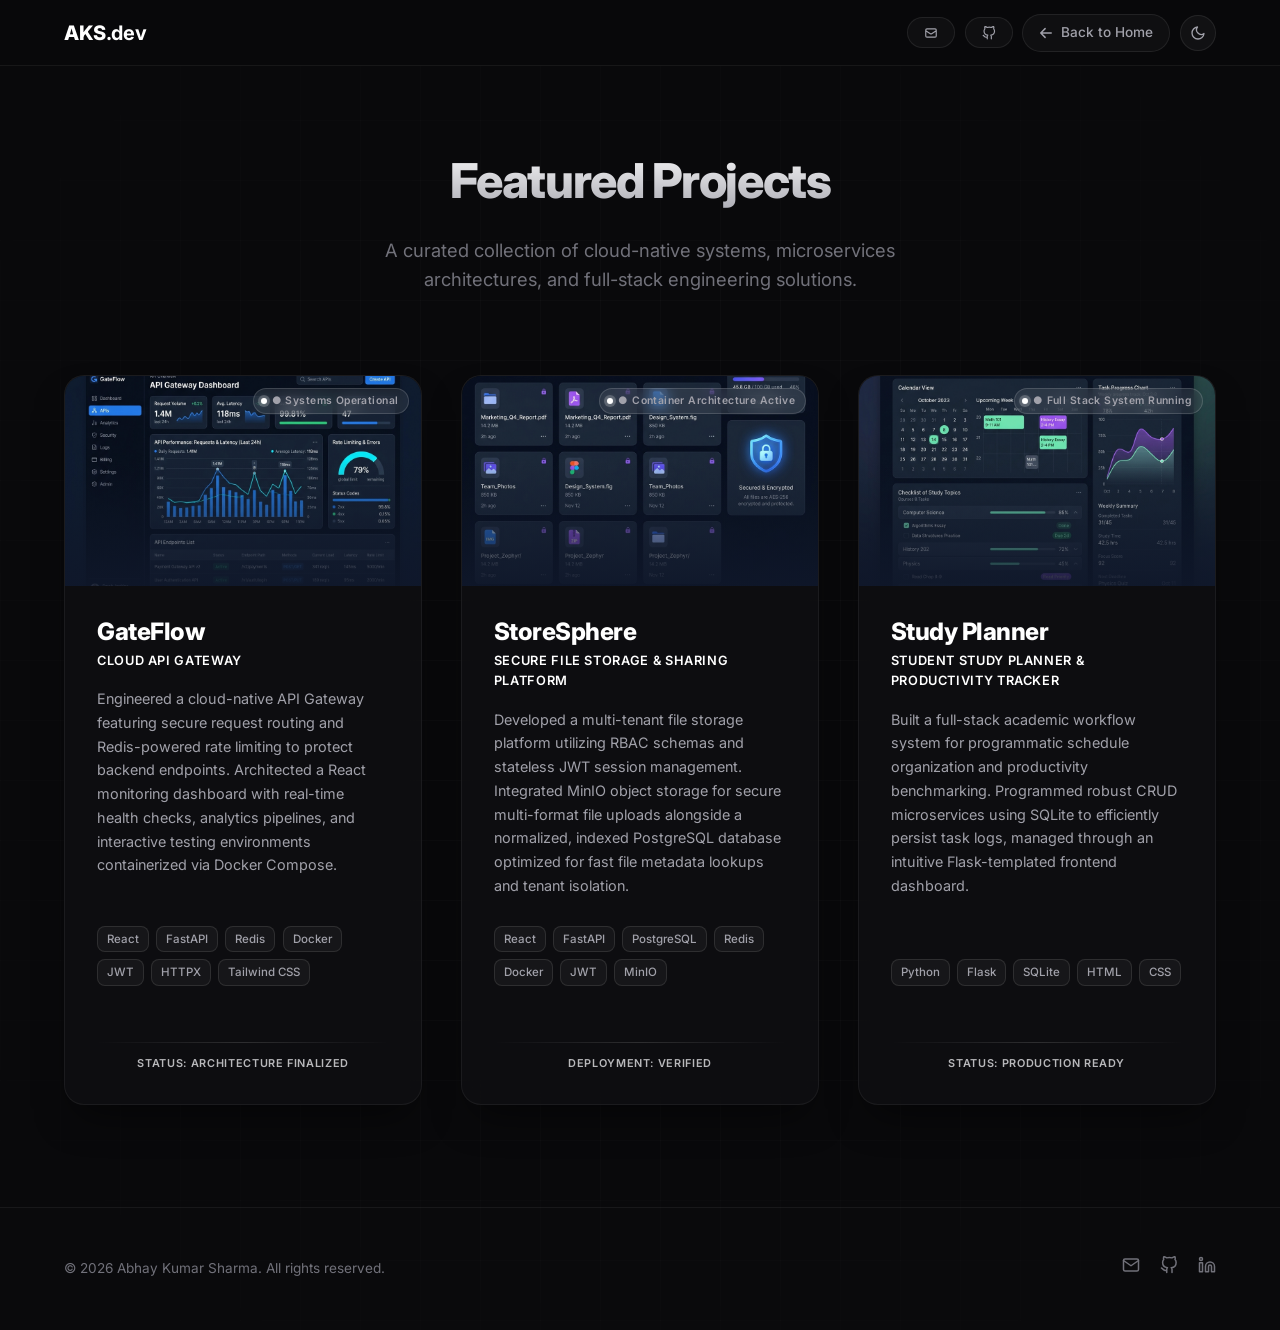
<file: project.html>
<!DOCTYPE html>
<html lang="en">
<head>
  <meta charset="UTF-8">
  <meta name="viewport" content="width=device-width, initial-scale=1.0">
  <title>Projects | Abhay Kumar Sharma</title>
  <meta name="description" content="Explore key projects built by Abhay Kumar Sharma, including GateFlow API Gateway, StoreSphere Cloud Storage, and Student Study Planner.">
  
  <!-- Google Fonts Inter -->
  <link rel="preconnect" href="https://fonts.googleapis.com">
  <link rel="preconnect" href="https://fonts.gstatic.com" crossorigin>
  <link href="https://fonts.googleapis.com/css2?family=Inter:wght@300;400;500;600;700;800&display=swap" rel="stylesheet">
  
  <link rel="stylesheet" href="project_css.css">
  <script>(function(){var t=localStorage.getItem('aks-portfolio-theme');if(t==='light')document.documentElement.setAttribute('data-theme','light');})()</script>
</head>
<body>

  <!-- Subtle Grid overlay -->
  <div class="grid-overlay"></div>

  <!-- Sub-page Header Navigation -->
  <header class="navbar-header">
    <div class="navbar-container">
      <a href="index.html" class="logo">
        <span class="logo-accent">AKS</span>.dev
      </a>
      <div class="nav-right-group">
        <a href="mailto:aks9569109384@gmail.com" class="back-home-btn" aria-label="Email">
          <svg xmlns="http://www.w3.org/2000/svg" fill="none" viewBox="0 0 24 24" stroke-width="2" stroke="currentColor" class="back-icon">
            <path stroke-linecap="round" stroke-linejoin="round" d="M3 8l7.89 5.26a2 2 0 002.22 0L21 8M5 19h14a2 2 0 002-2V7a2 2 0 00-2-2H5a2 2 0 00-2 2v10a2 2 0 002 2z" />
          </svg>
        </a>
        <a href="https://github.com/Abh4yKodes811" target="_blank" rel="noopener noreferrer" class="back-home-btn" aria-label="GitHub">
          <svg xmlns="http://www.w3.org/2000/svg" fill="none" viewBox="0 0 24 24" stroke-width="2" stroke="currentColor" class="back-icon">
            <path stroke-linecap="round" stroke-linejoin="round" d="M9 19c-5 1.5-5-2.5-7-3m14 6v-3.87a3.37 3.37 0 0 0-.94-2.61c3.14-.35 6.44-1.54 6.44-7A5.44 5.44 0 0 0 20 4.77 5.07 5.07 0 0 0 19.91 1S18.73.65 16 2.48a13.38 13.38 0 0 0-7 0C6.27.65 5.09 1 5.09 1A5.07 5.07 0 0 0 5 4.77a5.44 5.44 0 0 0-1.5 3.78c0 5.42 3.3 6.61 6.44 7A3.37 3.37 0 0 0 9 18.13V22"></path>
          </svg>
        </a>
        <a href="index.html" class="back-home-btn">
          <svg xmlns="http://www.w3.org/2000/svg" fill="none" viewBox="0 0 24 24" stroke-width="2.5" stroke="currentColor" class="back-icon">
            <path stroke-linecap="round" stroke-linejoin="round" d="M10.5 19.5L3 12m0 0l7.5-7.5M3 12h18" />
          </svg>
          <span>Back to Home</span>
        </a>
        <!-- Theme Toggle -->
        <button class="theme-toggle" id="themeToggle" aria-label="Toggle light/dark theme">
          <svg class="icon-moon" xmlns="http://www.w3.org/2000/svg" width="16" height="16" viewBox="0 0 24 24" fill="none" stroke="currentColor" stroke-width="2" stroke-linecap="round" stroke-linejoin="round"><path d="M21 12.79A9 9 0 1 1 11.21 3 7 7 0 0 0 21 12.79z"/></svg>
          <svg class="icon-sun"  xmlns="http://www.w3.org/2000/svg" width="16" height="16" viewBox="0 0 24 24" fill="none" stroke="currentColor" stroke-width="2" stroke-linecap="round" stroke-linejoin="round"><circle cx="12" cy="12" r="5"/><line x1="12" y1="1" x2="12" y2="3"/><line x1="12" y1="21" x2="12" y2="23"/><line x1="4.22" y1="4.22" x2="5.64" y2="5.64"/><line x1="18.36" y1="18.36" x2="19.78" y2="19.78"/><line x1="1" y1="12" x2="3" y2="12"/><line x1="21" y1="12" x2="23" y2="12"/><line x1="4.22" y1="19.78" x2="5.64" y2="18.36"/><line x1="18.36" y1="5.64" x2="19.78" y2="4.22"/></svg>
        </button>
      </div>
    </div>
  </header>

  <!-- Projects Gallery Main -->
  <main class="projects-main">
    <section class="projects-section">
      <div class="container">
        
        <div class="projects-header text-center">
          <h1 class="projects-title fade-up">Featured Projects</h1>
          <p class="projects-subtitle fade-up-delay-1">A curated collection of cloud-native systems, microservices architectures, and full-stack engineering solutions.</p>
        </div>

        <div class="projects-grid">
          
          <!-- ─── Project Card 1: GateFlow ─────────────────────────── -->
          <article class="project-card fade-up-delay-2" id="gateflow">
            <div class="card-image-wrapper">
              <img src="images/gateflow.png" alt="GateFlow – Cloud API Gateway" class="project-img" loading="lazy">
              <div class="image-gradient-overlay"></div>
              <!-- Telemetry Status Tag -->
              <div class="telemetry-tag telemetry-mono">
                <span class="telemetry-dot"></span>
                ● Systems Operational
              </div>
            </div>
            <div class="card-content">
              <h2 class="project-card-title">GateFlow</h2>
              <h3 class="project-card-subtitle">Cloud API Gateway</h3>
              <p class="project-card-desc">
                Engineered a cloud-native API Gateway featuring secure request routing and Redis-powered rate limiting to protect backend endpoints. Architected a React monitoring dashboard with real-time health checks, analytics pipelines, and interactive testing environments containerized via Docker Compose.
              </p>
              
              <!-- Tech badges -->
              <div class="tech-badges-grid">
                <span class="badge-pill">React</span>
                <span class="badge-pill">FastAPI</span>
                <span class="badge-pill">Redis</span>
                <span class="badge-pill">Docker</span>
                <span class="badge-pill">JWT</span>
                <span class="badge-pill">HTTPX</span>
                <span class="badge-pill">Tailwind CSS</span>
              </div>

              <!-- Architectural Footer -->
              <div class="project-arch-footer">
                <div class="arch-divider"></div>
                <span class="arch-status">Status: Architecture Finalized</span>
              </div>
            </div>
          </article>

          <!-- ─── Project Card 2: StoreSphere ──────────────────────── -->
          <article class="project-card fade-up-delay-3" id="storesphere">
            <div class="card-image-wrapper">
              <img src="images/storesphere.png" alt="StoreSphere – Secure File Storage &amp; Sharing Platform" class="project-img" loading="lazy">
              <div class="image-gradient-overlay"></div>
              <!-- Telemetry Status Tag -->
              <div class="telemetry-tag telemetry-mono">
                <span class="telemetry-dot"></span>
                ● Container Architecture Active
              </div>
            </div>
            <div class="card-content">
              <h2 class="project-card-title">StoreSphere</h2>
              <h3 class="project-card-subtitle">Secure File Storage &amp; Sharing Platform</h3>
              <p class="project-card-desc">
                Developed a multi-tenant file storage platform utilizing RBAC schemas and stateless JWT session management. Integrated MinIO object storage for secure multi-format file uploads alongside a normalized, indexed PostgreSQL database optimized for fast file metadata lookups and tenant isolation.
              </p>
              
              <!-- Tech badges -->
              <div class="tech-badges-grid">
                <span class="badge-pill">React</span>
                <span class="badge-pill">FastAPI</span>
                <span class="badge-pill">PostgreSQL</span>
                <span class="badge-pill">Redis</span>
                <span class="badge-pill">Docker</span>
                <span class="badge-pill">JWT</span>
                <span class="badge-pill">MinIO</span>
              </div>

              <!-- Architectural Footer -->
              <div class="project-arch-footer">
                <div class="arch-divider"></div>
                <span class="arch-status">Deployment: Verified</span>
              </div>
            </div>
          </article>

          <!-- ─── Project Card 3: Student Study Planner ────────────── -->
          <article class="project-card fade-up-delay-4" id="studyplanner">
            <div class="card-image-wrapper">
              <img src="images/studyplanner.png" alt="Student Study Planner &amp; Productivity Tracker" class="project-img" loading="lazy">
              <div class="image-gradient-overlay"></div>
              <!-- Telemetry Status Tag -->
              <div class="telemetry-tag telemetry-mono">
                <span class="telemetry-dot"></span>
                ● Full Stack System Running
              </div>
            </div>
            <div class="card-content">
              <h2 class="project-card-title">Study Planner</h2>
              <h3 class="project-card-subtitle">Student Study Planner &amp; Productivity Tracker</h3>
              <p class="project-card-desc">
                Built a full-stack academic workflow system for programmatic schedule organization and productivity benchmarking. Programmed robust CRUD microservices using SQLite to efficiently persist task logs, managed through an intuitive Flask-templated frontend dashboard.
              </p>
              
              <!-- Tech badges -->
              <div class="tech-badges-grid">
                <span class="badge-pill">Python</span>
                <span class="badge-pill">Flask</span>
                <span class="badge-pill">SQLite</span>
                <span class="badge-pill">HTML</span>
                <span class="badge-pill">CSS</span>
              </div>

              <!-- Architectural Footer -->
              <div class="project-arch-footer">
                <div class="arch-divider"></div>
                <span class="arch-status">Status: Production Ready</span>
              </div>
            </div>
          </article>

        </div>
      </div>
    </section>
  </main>

  <!-- Minimal Footer -->
  <footer class="main-footer">
    <div class="container footer-container">
      <div class="footer-left">
        <p>&copy; 2026 Abhay Kumar Sharma. All rights reserved.</p>
      </div>
      <div class="footer-right">
        <a href="mailto:aks9569109384@gmail.com" class="footer-email" aria-label="Email">
          <svg xmlns="http://www.w3.org/2000/svg" width="18" height="18" viewBox="0 0 24 24" fill="none" stroke="currentColor" stroke-width="2" stroke-linecap="round" stroke-linejoin="round"><path d="M4 4h16c1.1 0 2 .9 2 2v12c0 1.1-.9 2-2 2H4c-1.1 0-2-.9-2-2V6c0-1.1.9-2 2-2z"></path><polyline points="22,6 12,13 2,6"></polyline></svg>
        </a>
        <a href="https://github.com/Abh4yKodes811" target="_blank" rel="noopener noreferrer" aria-label="GitHub">
          <svg xmlns="http://www.w3.org/2000/svg" width="18" height="18" viewBox="0 0 24 24" fill="none" stroke="currentColor" stroke-width="2" stroke-linecap="round" stroke-linejoin="round"><path d="M9 19c-5 1.5-5-2.5-7-3m14 6v-3.87a3.37 3.37 0 0 0-.94-2.61c3.14-.35 6.44-1.54 6.44-7A5.44 5.44 0 0 0 20 4.77 5.07 5.07 0 0 0 19.91 1S18.73.65 16 2.48a13.38 13.38 0 0 0-7 0C6.27.65 5.09 1 5.09 1A5.07 5.07 0 0 0 5 4.77a5.44 5.44 0 0 0-1.5 3.78c0 5.42 3.3 6.61 6.44 7A3.37 3.37 0 0 0 9 18.13V22"></path></svg>
        </a>
        <a href="https://linkedin.com/in/abhayksharma25" target="_blank" rel="noopener noreferrer" aria-label="LinkedIn">
          <svg xmlns="http://www.w3.org/2000/svg" width="18" height="18" viewBox="0 0 24 24" fill="none" stroke="currentColor" stroke-width="2" stroke-linecap="round" stroke-linejoin="round"><path d="M16 8a6 6 0 0 1 6 6v7h-4v-7a2 2 0 0 0-2-2 2 2 0 0 0-2 2v7h-4v-7a6 6 0 0 1 6-6z"></path><rect x="2" y="9" width="4" height="12"></rect><circle cx="4" cy="4" r="2"></circle></svg>
        </a>
      </div>
    </div>
  </footer>

  <!-- Theme Persistence Engine -->
  <script>
    (function () {
      var root        = document.documentElement;
      var toggleBtn   = document.getElementById('themeToggle');
      var STORAGE_KEY = 'aks-portfolio-theme';

      function applyToggle() {
        var isLight = root.getAttribute('data-theme') === 'light';
        if (isLight) {
          root.removeAttribute('data-theme');
          localStorage.setItem(STORAGE_KEY, 'dark');
        } else {
          root.setAttribute('data-theme', 'light');
          localStorage.setItem(STORAGE_KEY, 'light');
        }
      }

      if (toggleBtn) toggleBtn.addEventListener('click', applyToggle);
    })();
  </script>

</body>
</html>
</file>
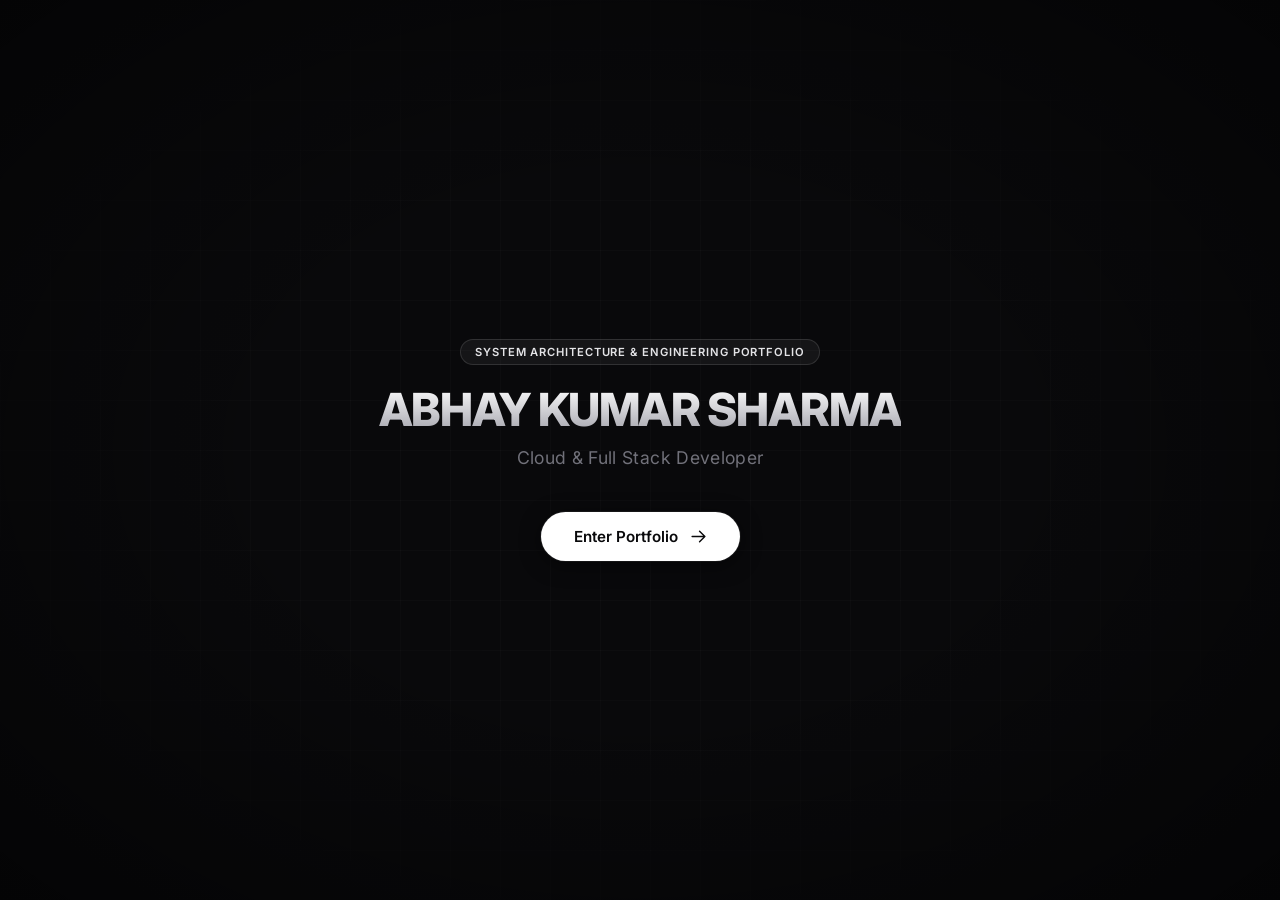
<file: start.html>
<!DOCTYPE html>
<html lang="en">
<head>
  <meta charset="UTF-8">
  <meta name="viewport" content="width=device-width, initial-scale=1.0">
  <title>Abhay Kumar Sharma | Developer Portfolio</title>
  <!-- Google Fonts Inter -->
  <link rel="preconnect" href="https://fonts.googleapis.com">
  <link rel="preconnect" href="https://fonts.gstatic.com" crossorigin>
  <link href="https://fonts.googleapis.com/css2?family=Inter:wght@300;400;500;600;700;800&display=swap" rel="stylesheet">
  <link rel="stylesheet" href="start_style.css">
</head>
<body>

  <!-- Subtle grid overlay -->
  <div class="grid-overlay"></div>

  <!-- Main Splash Container -->
  <main class="splash-container">
    <div class="logo-area">
      <div class="badge">System Architecture &amp; Engineering Portfolio</div>
      <h1 class="title">ABHAY KUMAR SHARMA</h1>
      <p class="subtitle">Cloud &amp; Full Stack Developer</p>
    </div>

    <div class="action-area">
      <a href="index.html" class="enter-btn">
        <span>Enter Portfolio</span>
        <svg xmlns="http://www.w3.org/2000/svg" fill="none" viewBox="0 0 24 24" stroke-width="2" stroke="currentColor" class="arrow-icon">
          <path stroke-linecap="round" stroke-linejoin="round" d="M13.5 4.5L21 12m0 0l-7.5 7.5M21 12H3" />
        </svg>
      </a>
    </div>
  </main>

  <!-- Elegant floating dust particles (CSS animated) -->
  <div class="particles">
    <div class="particle" style="--x: 10%; --y: 80%; --delay: 0s; --speed: 20s; --size: 3px;"></div>
    <div class="particle" style="--x: 30%; --y: 90%; --delay: 2s; --speed: 15s; --size: 2px;"></div>
    <div class="particle" style="--x: 60%; --y: 75%; --delay: 1s; --speed: 25s; --size: 4px;"></div>
    <div class="particle" style="--x: 80%; --y: 85%; --delay: 4s; --speed: 18s; --size: 2px;"></div>
    <div class="particle" style="--x: 95%; --y: 70%; --delay: 3s; --speed: 22s; --size: 3px;"></div>
  </div>

</body>
</html>
</file>
<file: project_css.css>
/* ==========================================================================
   Projects Grid Stylesheet (Obsidian / Apple / Vercel Dark)
   ========================================================================== */

:root {
  --bg-primary: #09090b; --bg-secondary: #0a0a0c; --card-bg: #121214;
  --card-border: rgba(255,255,255,0.06); --card-hover-border: rgba(255,255,255,0.12);
  --accent-primary: #ffffff; --accent-secondary: #a1a1aa; --accent-muted: #71717a;
  --accent-platinum: #e4e4e7; --accent-silver: #f4f4f5;
  --text-primary: #ffffff; --text-secondary: #a1a1aa; --text-muted: #71717a;
  --font-family: 'Inter', sans-serif;
  --radius-lg: 20px; --radius-md: 12px; --radius-sm: 8px;
  --transition-smooth: all 0.4s cubic-bezier(0.16,1,0.3,1);
  --transition-magnetic: all 0.3s cubic-bezier(0.25,0.46,0.45,0.94);
  --shadow-lg: 0 20px 40px -15px rgba(0,0,0,0.6);
}

[data-theme="light"] {
  --bg-primary: #fafafa; --bg-secondary: #ffffff; --card-bg: #f4f4f5;
  --card-border: rgba(0,0,0,0.06); --card-hover-border: rgba(0,0,0,0.12);
  --accent-primary: #09090b; --accent-secondary: #27272a; --accent-muted: #71717a;
  --accent-platinum: #27272a; --accent-silver: #3f3f46;
  --text-primary: #09090b; --text-secondary: #27272a; --text-muted: #71717a;
  --shadow-lg: 0 20px 40px -15px rgba(0,0,0,0.15);
}

*, *::before, *::after { margin: 0; padding: 0; box-sizing: border-box; }
img { max-width: 100%; height: auto; display: block; }
html { transition: background-color 0.4s ease; }
body { font-family: var(--font-family); background-color: var(--bg-primary); color: var(--text-secondary); line-height: 1.6; overflow-x: hidden; position: relative; min-height: 100vh; -webkit-font-smoothing: antialiased; -moz-osx-font-smoothing: grayscale; transition: background-color 0.4s ease, color 0.4s ease; }

::-webkit-scrollbar { width: 8px; } ::-webkit-scrollbar-track { background: var(--bg-secondary); }
::-webkit-scrollbar-thumb { background: #27272a; border-radius: 999px; border: 2px solid var(--bg-secondary); }
::-webkit-scrollbar-thumb:hover { background: #3f3f46; }

.grid-overlay { position: absolute; top: 0; left: 0; right: 0; bottom: 0; background-image: linear-gradient(rgba(255,255,255,0.02) 1px, transparent 1px), linear-gradient(90deg, rgba(255,255,255,0.02) 1px, transparent 1px); background-size: 60px 60px; z-index: 2; pointer-events: none; mask-image: radial-gradient(circle at center, black 40%, transparent 100%); -webkit-mask-image: radial-gradient(circle at center, black 40%, transparent 100%); }

.navbar-header { position: sticky; top: 0; width: 100%; z-index: 100; backdrop-filter: blur(16px); -webkit-backdrop-filter: blur(16px); background: rgba(9,9,11,0.85); border-bottom: 1px solid rgba(255,255,255,0.06); transition: background-color 0.4s ease; }
[data-theme="light"] .navbar-header { background: rgba(250,250,250,0.88); border-bottom-color: rgba(0,0,0,0.06); }
.navbar-container { display: flex; justify-content: space-between; align-items: center; max-width: 1200px; margin: 0 auto; padding: 0.85rem clamp(1rem,4vw,1.5rem); }
.logo { font-size: clamp(1rem,2.5vw,1.25rem); font-weight: 700; color: var(--text-primary); text-decoration: none; letter-spacing: -0.02em; transition: color 0.4s ease; }
.logo-accent { color: var(--accent-primary); font-weight: 800; }
.nav-right-group { display: flex; align-items: center; gap: 0.6rem; }
.back-home-btn { display: inline-flex; align-items: center; gap: 0.5rem; text-decoration: none; color: var(--text-secondary); font-size: 0.85rem; font-weight: 500; padding: 0.45rem 1rem; border-radius: 9999px; background: rgba(255,255,255,0.03); border: 1px solid rgba(255,255,255,0.08); transition: var(--transition-magnetic), color 0.4s ease; }
.back-home-btn:hover { color: var(--text-primary); background: rgba(255,255,255,0.06); border-color: rgba(255,255,255,0.2); transform: translateX(-3px); box-shadow: 0 4px 12px rgba(0,0,0,0.3); }
[data-theme="light"] .back-home-btn { background: rgba(0,0,0,0.03); border-color: rgba(0,0,0,0.08); }
[data-theme="light"] .back-home-btn:hover { background: rgba(0,0,0,0.06); border-color: rgba(0,0,0,0.2); }
.back-icon { width: 14px; height: 14px; }

.theme-toggle { display: inline-flex; align-items: center; justify-content: center; width: 36px; height: 36px; border-radius: 9999px; border: 1px solid rgba(255,255,255,0.08); background: rgba(255,255,255,0.04); color: var(--text-secondary); cursor: pointer; transition: var(--transition-magnetic), background-color 0.4s ease, color 0.4s ease; flex-shrink: 0; }
.theme-toggle:hover { color: var(--text-primary); background: rgba(255,255,255,0.08); border-color: rgba(255,255,255,0.2); transform: scale(1.1); }
.theme-toggle svg { pointer-events: none; }
.theme-toggle .icon-sun { display: none; } .theme-toggle .icon-moon { display: block; }
[data-theme="light"] .theme-toggle .icon-sun { display: block; } [data-theme="light"] .theme-toggle .icon-moon { display: none; }
[data-theme="light"] .theme-toggle { border-color: rgba(0,0,0,0.1); background: rgba(0,0,0,0.04); }
[data-theme="light"] .theme-toggle:hover { border-color: rgba(0,0,0,0.2); background: rgba(0,0,0,0.08); }

.projects-main { position: relative; z-index: 10; }
.projects-section { padding: clamp(3.5rem,6vw,5rem) 0 clamp(5rem,8vw,8rem) 0; }
.container { width: 100%; max-width: 1200px; margin: 0 auto; padding: 0 clamp(1rem,4vw,1.5rem); }
.text-center { text-align: center; }
.projects-header { margin-bottom: 5rem; }
.projects-title { font-size: clamp(2rem,4vw,3rem); font-weight: 800; letter-spacing: -0.03em; color: var(--text-primary); background: linear-gradient(180deg, #ffffff 0%, #a1a1aa 100%); -webkit-background-clip: text; background-clip: text; -webkit-text-fill-color: transparent; margin-bottom: 1rem; }
[data-theme="light"] .projects-title { background: linear-gradient(180deg, #09090b 0%, #52525b 100%); -webkit-background-clip: text; background-clip: text; -webkit-text-fill-color: transparent; }
.projects-subtitle { font-size: clamp(0.95rem,1.5vw,1.15rem); color: var(--text-muted); max-width: 600px; margin: 0 auto; }

.projects-grid { display: grid; grid-template-columns: repeat(auto-fit, minmax(min(340px,100%), 1fr)); gap: clamp(1.5rem,3vw,2.5rem); }

.project-card { background: rgba(18,18,20,0.6); backdrop-filter: blur(12px); -webkit-backdrop-filter: blur(12px); border: 1px solid var(--card-border); border-radius: var(--radius-lg); overflow: hidden; display: flex; flex-direction: column; box-shadow: var(--shadow-lg); transition: var(--transition-magnetic), background-color 0.4s ease, border-color 0.4s ease; }
[data-theme="light"] .project-card { background: rgba(255,255,255,0.8); }
.project-card:hover { transform: translateY(-8px) scale(1.02); border-color: var(--card-hover-border); background: rgba(18,18,20,0.8); box-shadow: 0 30px 60px -20px rgba(0,0,0,0.7), 0 0 0 1px rgba(255,255,255,0.1); }
[data-theme="light"] .project-card:hover { background: rgba(255,255,255,0.96); box-shadow: 0 30px 60px -20px rgba(0,0,0,0.15); }

.card-image-wrapper { width: 100%; height: 210px; overflow: hidden; position: relative; background-color: var(--bg-secondary); }
.project-img { width: 100%; height: 100%; object-fit: cover; transition: transform 0.6s cubic-bezier(0.16,1,0.3,1); }
.project-card:hover .project-img { transform: scale(1.06); }
.image-gradient-overlay { position: absolute; top: 0; left: 0; right: 0; bottom: 0; background: linear-gradient(0deg, rgba(15,23,42,0.9) 0%, transparent 60%); pointer-events: none; }

.telemetry-tag { position: absolute; top: 12px; right: 12px; display: inline-flex; align-items: center; gap: 5px; font-size: 0.65rem; font-weight: 600; letter-spacing: 0.04em; padding: 4px 10px 4px 7px; border-radius: 9999px; backdrop-filter: blur(8px); -webkit-backdrop-filter: blur(8px); z-index: 5; white-space: nowrap; transition: var(--transition-magnetic); }
.telemetry-dot { width: 6px; height: 6px; border-radius: 50%; display: inline-block; flex-shrink: 0; position: relative; }
.telemetry-dot::after { content: ''; position: absolute; inset: -3px; border-radius: 50%; animation: telemetry-pulse 2s ease-in-out infinite; }
.telemetry-mono { background: rgba(255,255,255,0.08); border: 1px solid rgba(255,255,255,0.15); color: var(--accent-secondary); }
.telemetry-mono .telemetry-dot { background: var(--accent-primary); box-shadow: 0 0 6px rgba(255,255,255,0.3); }
.telemetry-mono .telemetry-dot::after { background: rgba(255,255,255,0.2); }
@keyframes telemetry-pulse { 0%, 100% { transform: scale(1); opacity: 0.8; } 50% { transform: scale(2.2); opacity: 0; } }

.card-content { padding: clamp(1.25rem,3vw,2rem); display: flex; flex-direction: column; flex-grow: 1; }
.project-card-title { font-size: clamp(1.2rem,2vw,1.5rem); font-weight: 800; color: var(--text-primary); letter-spacing: -0.02em; line-height: 1.2; transition: color 0.4s ease; }
.project-card-subtitle { font-size: 0.8rem; font-weight: 600; color: var(--accent-primary); text-transform: uppercase; letter-spacing: 0.05em; margin-top: 0.25rem; margin-bottom: 1rem; transition: color 0.4s ease; }
.project-card-desc { font-size: 0.9rem; color: var(--text-secondary); line-height: 1.65; margin-bottom: 1.75rem; flex-grow: 1; transition: color 0.4s ease; }
.tech-badges-grid { display: flex; flex-wrap: wrap; gap: 0.45rem; margin-bottom: 2rem; }
.badge-pill { font-size: 0.72rem; font-weight: 500; color: var(--text-secondary); background: rgba(255,255,255,0.04); border: 1px solid rgba(255,255,255,0.1); padding: 3px 9px; border-radius: var(--radius-sm); transition: var(--transition-magnetic), background-color 0.4s ease; }
[data-theme="light"] .badge-pill { background: rgba(0,0,0,0.04); border-color: rgba(0,0,0,0.1); }
.badge-pill:hover { background: rgba(228,228,231,0.12); border-color: rgba(228,228,231,0.3); color: var(--accent-platinum); transform: translateY(-1px); }

.project-arch-footer { margin-top: auto; padding-top: 1.5rem; display: flex; flex-direction: column; align-items: center; gap: 0.75rem; }
.arch-divider { width: 100%; height: 1px; background: linear-gradient(90deg, transparent 0%, rgba(228,228,231,0.15) 50%, transparent 100%); }
.arch-status { font-size: 0.68rem; font-weight: 600; color: var(--accent-platinum); letter-spacing: 0.06em; text-transform: uppercase; opacity: 0.8; transition: color 0.4s ease; }

.main-footer { border-top: 1px solid rgba(255,255,255,0.06); background: var(--bg-secondary); padding: 3rem 0; transition: background-color 0.4s ease, border-color 0.4s ease; }
[data-theme="light"] .main-footer { border-top-color: rgba(0,0,0,0.06); }
.footer-container { display: flex; justify-content: space-between; align-items: center; flex-wrap: wrap; gap: 1rem; }
.footer-left p { font-size: 0.85rem; color: var(--text-muted); transition: color 0.4s ease; }
.footer-right { display: flex; gap: 1.25rem; }
.footer-right a { color: var(--text-muted); transition: var(--transition-smooth); }
.footer-right a:hover { color: var(--text-primary); transform: translateY(-1px); }

.fade-up { animation: fadeInUp 0.8s cubic-bezier(0.16,1,0.3,1) both; }
.fade-up-delay-1 { animation: fadeInUp 0.8s cubic-bezier(0.16,1,0.3,1) 0.1s both; }
.fade-up-delay-2 { animation: fadeInUp 0.8s cubic-bezier(0.16,1,0.3,1) 0.2s both; }
.fade-up-delay-3 { animation: fadeInUp 0.8s cubic-bezier(0.16,1,0.3,1) 0.3s both; }
.fade-up-delay-4 { animation: fadeInUp 0.8s cubic-bezier(0.16,1,0.3,1) 0.4s both; }
@keyframes fadeInUp { from { opacity: 0; transform: translateY(24px); } to { opacity: 1; transform: translateY(0); } }

@media (max-width: 768px) {
  .projects-title { font-size: 2.25rem; }
  .projects-subtitle { font-size: 1rem; }
  .projects-grid { grid-template-columns: 1fr; max-width: 500px; margin: 0 auto; }
  .navbar-container { padding: 0.85rem 1rem; }
  .back-home-btn span { display: none; }
}
@media (min-width: 1400px) { .container { max-width: 1320px; } }

/* ==========================================================================
   LIGHT MODE EXPLICIT OVERRIDES — project_css.css
   ========================================================================== */

/* 1. Force high-contrast text */
[data-theme="light"] h1,
[data-theme="light"] h2,
[data-theme="light"] h3,
[data-theme="light"] h4,
[data-theme="light"] p,
[data-theme="light"] span,
[data-theme="light"] li,
[data-theme="light"] .project-card-title,
[data-theme="light"] .project-card-desc { color: #09090b; }

[data-theme="light"] .project-card-subtitle { color: #27272a; }
[data-theme="light"] .projects-subtitle    { color: #52525b; }

/* 2. Project cards — solid bg, visible border */
[data-theme="light"] .project-card {
  background: #ffffff;
  border: 1px solid #e4e4e7;
}
[data-theme="light"] .project-card:hover {
  background: #fafafa;
  border-color: #d4d4d8;
  box-shadow: 0 24px 48px rgba(0,0,0,0.1);
}

/* 3. Tech badge pills */
[data-theme="light"] .badge-pill {
  background: #f4f4f5;
  border: 1px solid #e4e4e7;
  color: #27272a;
}
[data-theme="light"] .badge-pill:hover {
  background: #e4e4e7;
  border-color: #d4d4d8;
  color: #09090b;
}

/* 4. Arch status footer */
[data-theme="light"] .arch-status { color: #52525b; opacity: 1; }
[data-theme="light"] .arch-divider {
  background: linear-gradient(90deg, transparent 0%, rgba(0,0,0,0.12) 50%, transparent 100%);
}

/* 5. Footer & nav */
[data-theme="light"] .footer-left p { color: #71717a; }
[data-theme="light"] .footer-right a { color: #71717a; }
[data-theme="light"] .footer-right a:hover { color: #09090b; }
[data-theme="light"] .logo { color: #09090b; }
[data-theme="light"] .back-home-btn { color: #27272a; }
</file>
<file: start_style.css>
/* ==========================================================================
   Start / Splash Screen — Obsidian Monochrome (Apple / Vercel Dark)
   ========================================================================== */

/* 1. Design Tokens */
:root {
  --bg-primary:     #09090b;   /* Obsidian Matte */
  --bg-secondary:   #0a0a0c;
  --text-primary:   #ffffff;
  --text-muted:     #71717a;   /* Zinc-500 */
  --accent-platinum:#e4e4e7;   /* Deep Platinum */
  --font-family: 'Inter', -apple-system, BlinkMacSystemFont, 'Segoe UI', sans-serif;
}

*, *::before, *::after { margin: 0; padding: 0; box-sizing: border-box; }

body {
  font-family: var(--font-family);
  background-color: var(--bg-primary);
  color: var(--text-primary);
  height: 100vh;
  width: 100vw;
  overflow: hidden;
  display: flex;
  justify-content: center;
  align-items: center;
  position: relative;
  -webkit-font-smoothing: antialiased;
  -moz-osx-font-smoothing: grayscale;
}

/* 2. Subtle Grid Overlay */
.grid-overlay {
  position: absolute; inset: 0;
  background-image:
    linear-gradient(rgba(255,255,255,0.018) 1px, transparent 1px),
    linear-gradient(90deg, rgba(255,255,255,0.018) 1px, transparent 1px);
  background-size: 50px 50px;
  z-index: 2; pointer-events: none;
  mask-image: radial-gradient(ellipse at center, black 30%, transparent 90%);
  -webkit-mask-image: radial-gradient(ellipse at center, black 30%, transparent 90%);
}

/* 3. Radial vignette — obsidian depth effect */
body::before {
  content: '';
  position: absolute; inset: 0; z-index: 1; pointer-events: none;
  background: radial-gradient(ellipse at center, transparent 40%, rgba(0,0,0,0.55) 100%);
}

/* 4. Main Splash Container */
.splash-container {
  position: relative; z-index: 10;
  text-align: center;
  display: flex; flex-direction: column; align-items: center;
  gap: 2.75rem;
  padding: 2rem;
  max-width: 620px;
  width: 100%;
}

/* 5. Badge */
.badge {
  display: inline-flex; align-items: center;
  padding: 5px 14px; border-radius: 9999px;
  background: rgba(255, 255, 255, 0.05);
  border: 1px solid rgba(255, 255, 255, 0.12);
  color: var(--accent-platinum);
  font-size: 0.7rem; font-weight: 600;
  letter-spacing: 0.08em; text-transform: uppercase;
  margin-bottom: 1.25rem;
  animation: fadeInDown 0.8s cubic-bezier(0.16, 1, 0.3, 1) both;
}

/* 6. Logo area */
.logo-area {
  animation: fadeInUp 1s cubic-bezier(0.16, 1, 0.3, 1) both;
}

.title {
  font-size: clamp(2rem, 5vw, 2.85rem);
  font-weight: 800;
  letter-spacing: -0.03em;
  line-height: 1.1;
  background: linear-gradient(180deg, #ffffff 0%, #a1a1aa 100%);
  -webkit-background-clip: text;
  -webkit-text-fill-color: transparent;
  background-clip: text;
  margin-bottom: 0.75rem;
}

.subtitle {
  font-size: clamp(0.95rem, 2vw, 1.1rem);
  color: var(--text-muted);
  font-weight: 400;
  letter-spacing: 0.02em;
}

/* 7. Enter Button */
.action-area {
  animation: fadeInUp 1.2s cubic-bezier(0.16, 1, 0.3, 1) both;
}

.enter-btn {
  display: inline-flex; align-items: center; gap: 0.75rem;
  text-decoration: none;
  background: var(--text-primary);
  color: var(--bg-primary);
  font-weight: 600; font-size: 0.95rem;
  padding: 0.85rem 2rem; border-radius: 9999px;
  border: 1px solid rgba(255, 255, 255, 0.85);
  box-shadow: 0 0 0 1px rgba(255,255,255,0.06), 0 4px 20px rgba(0,0,0,0.5);
  transition: all 0.35s cubic-bezier(0.16, 1, 0.3, 1);
  position: relative; overflow: hidden;
}

.enter-btn span { position: relative; z-index: 2; }

.arrow-icon {
  width: 17px; height: 17px;
  transition: transform 0.3s cubic-bezier(0.16, 1, 0.3, 1);
  position: relative; z-index: 2;
}

/* Hover — invert to ghost style */
.enter-btn:hover {
  transform: translateY(-3px);
  background: transparent;
  color: var(--text-primary);
  border-color: rgba(228, 228, 231, 0.3);
  box-shadow:
    0 0 0 1px rgba(228,228,231,0.15),
    0 12px 30px rgba(0,0,0,0.55),
    0 0 40px rgba(228,228,231,0.06);
}

.enter-btn::before {
  content: '';
  position: absolute; inset: 0; z-index: 1;
  background: var(--bg-primary);
  transform: scaleX(0); transform-origin: right;
  transition: transform 0.4s cubic-bezier(0.16, 1, 0.3, 1);
}
.enter-btn:hover::before { transform: scaleX(1); transform-origin: left; }
.enter-btn:hover .arrow-icon { transform: translateX(4px); }

/* 8. Floating Monochrome Particles */
.particles { position: absolute; inset: 0; pointer-events: none; z-index: 3; }

.particle {
  position: absolute;
  left: var(--x); top: var(--y);
  width: var(--size); height: var(--size);
  background-color: #52525b;
  border-radius: 50%; opacity: 0;
  animation: floatUp var(--speed) infinite linear;
  animation-delay: var(--delay);
}

@keyframes floatUp {
  0%   { transform: translateY(0) translateX(0);    opacity: 0; }
  10%  { opacity: 0.2; }
  90%  { opacity: 0.2; }
  100% { transform: translateY(-220px) translateX(25px); opacity: 0; }
}

/* 9. Entrance keyframes */
@keyframes fadeInUp {
  from { opacity: 0; transform: translateY(22px); }
  to   { opacity: 1; transform: translateY(0); }
}
@keyframes fadeInDown {
  from { opacity: 0; transform: translateY(-12px); }
  to   { opacity: 1; transform: translateY(0); }
}

/* 10. Responsive */
@media (max-width: 480px) {
  .title { font-size: 1.85rem; }
  .subtitle { font-size: 0.9rem; }
  .enter-btn { padding: 0.75rem 1.75rem; font-size: 0.9rem; }
  .badge { font-size: 0.65rem; }
}
</file>
